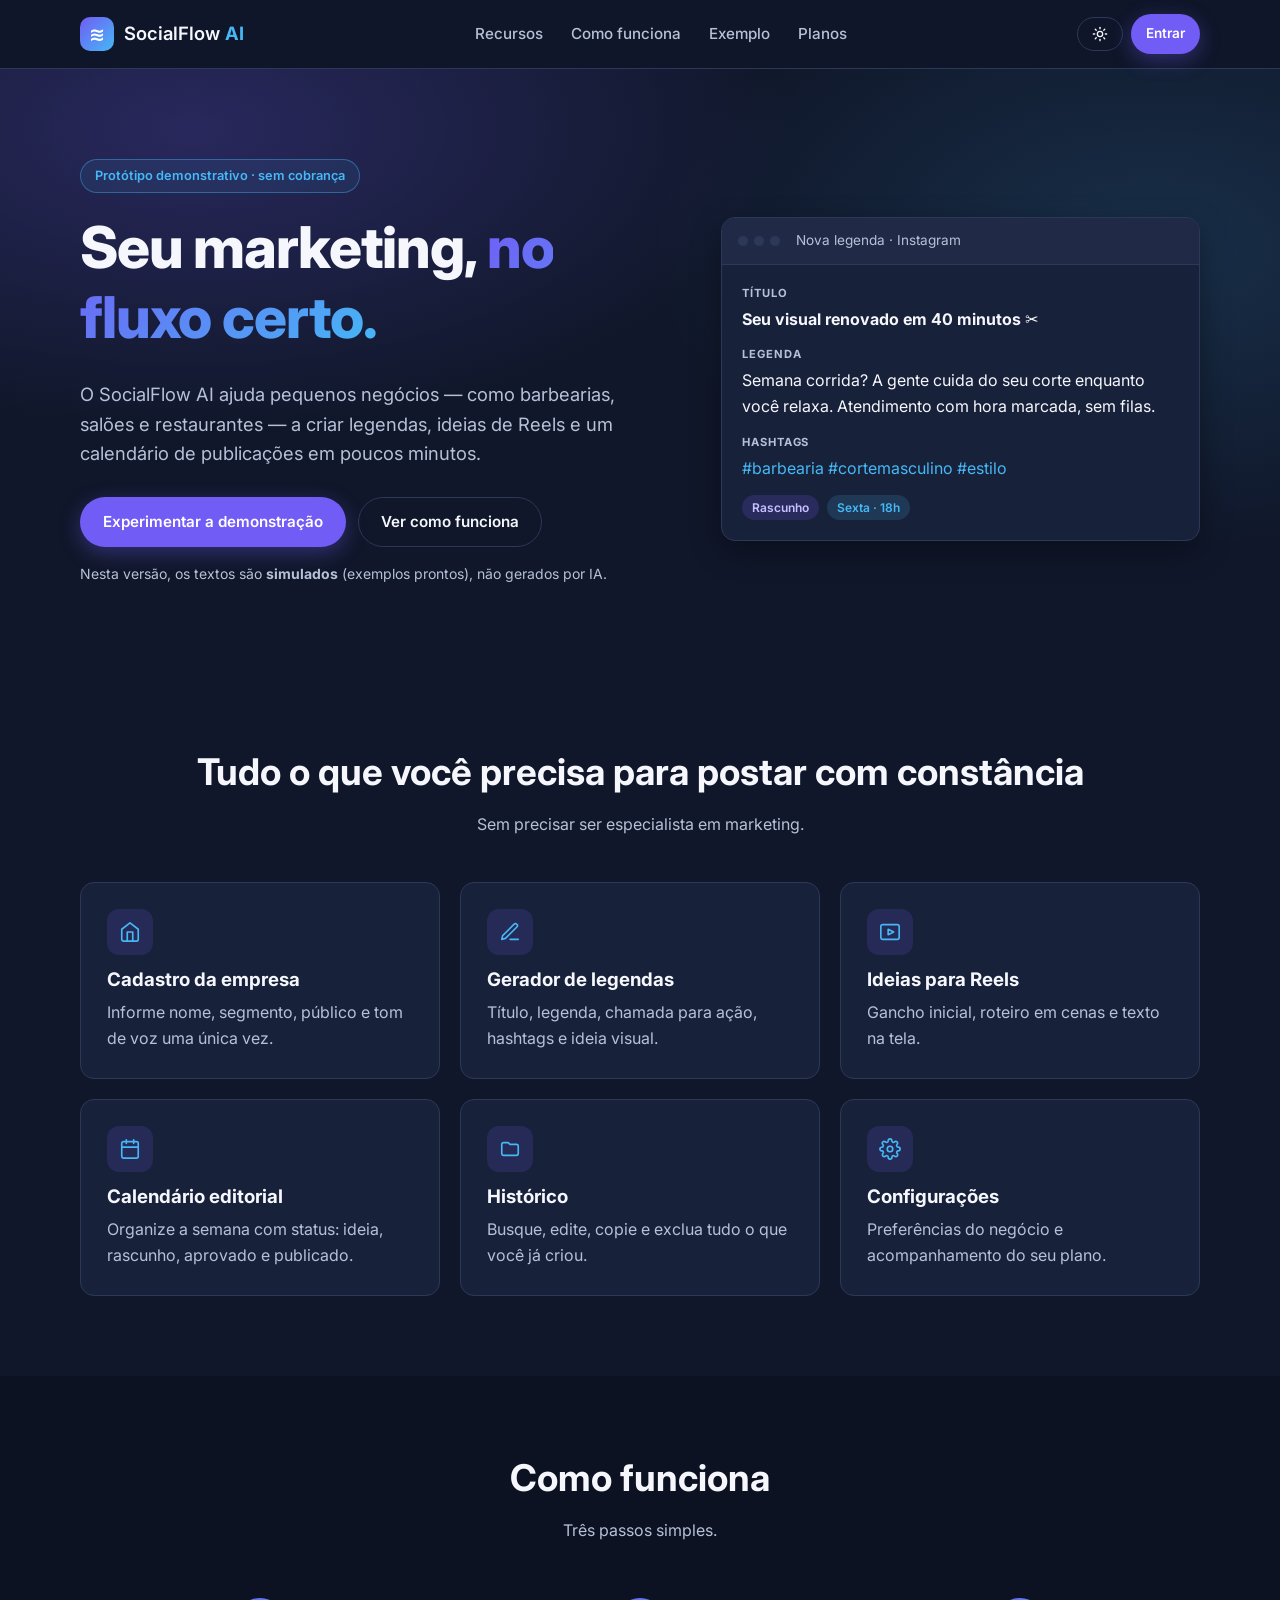
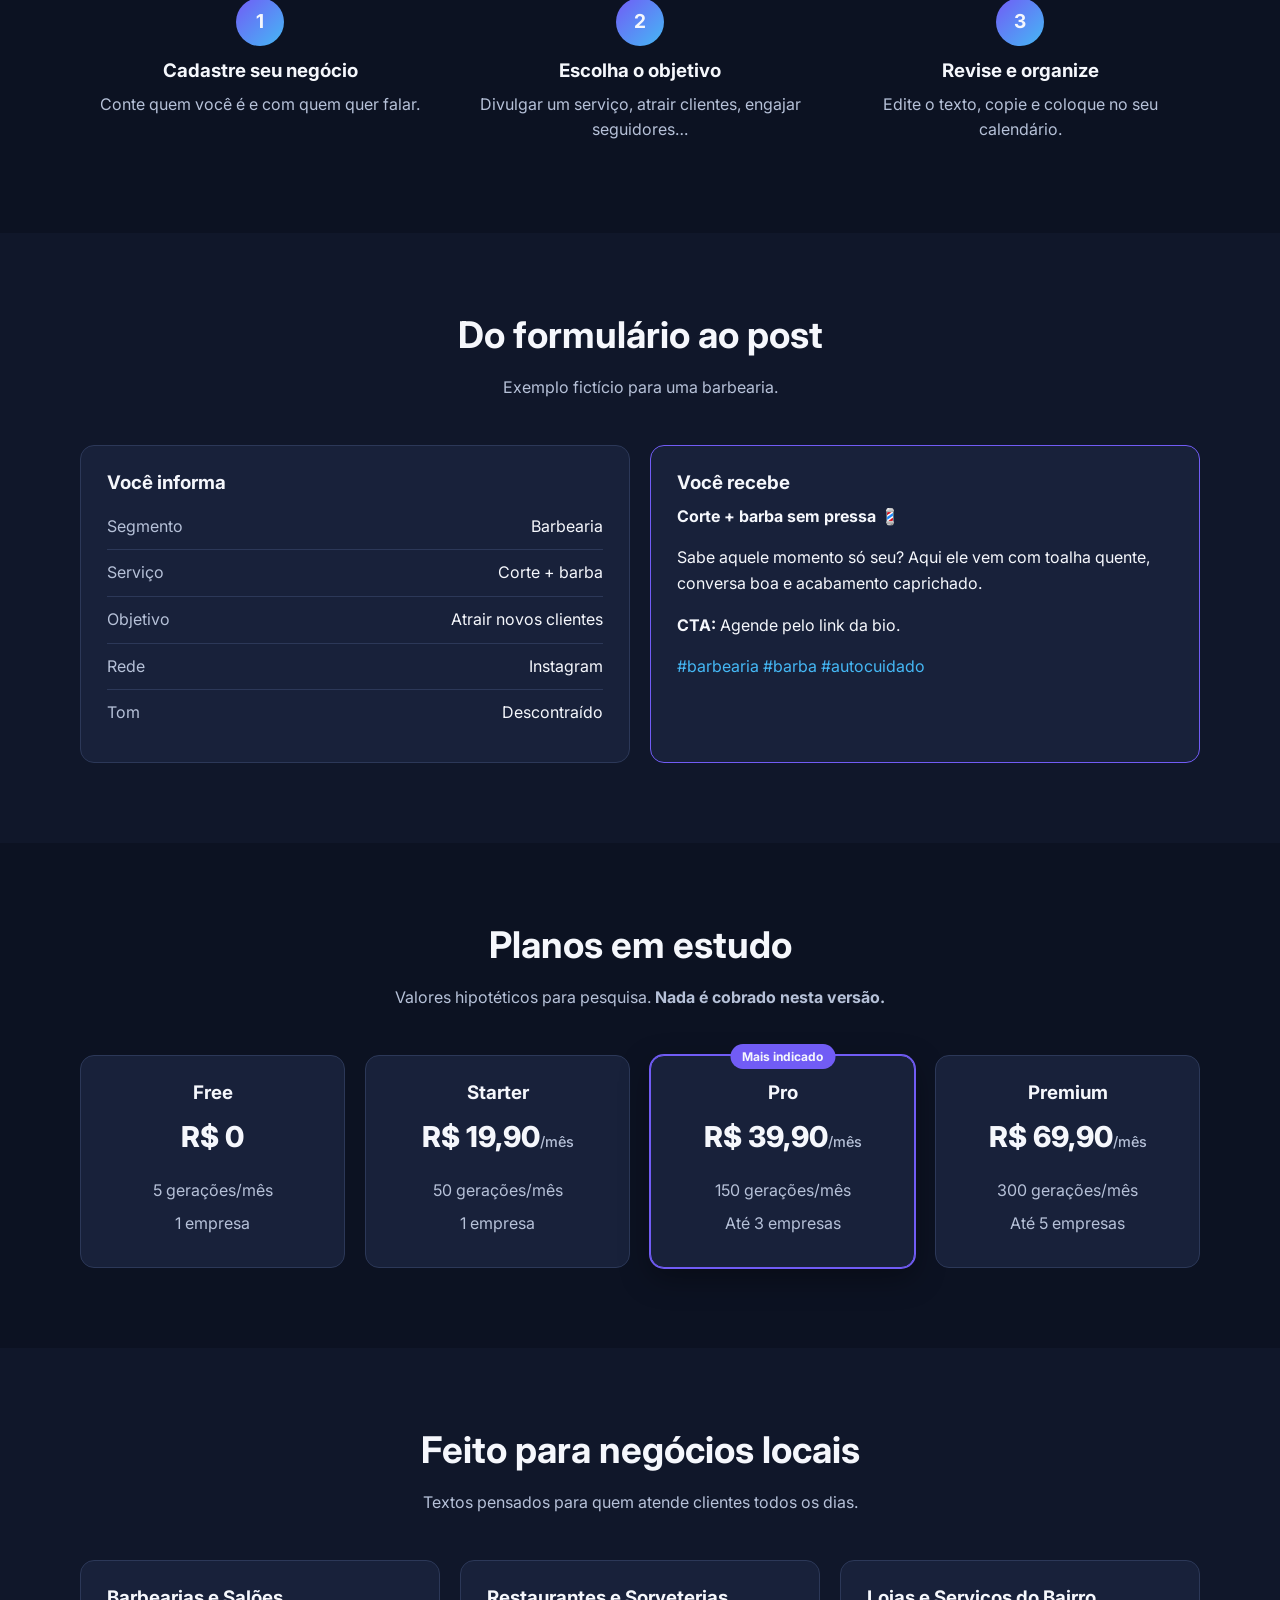
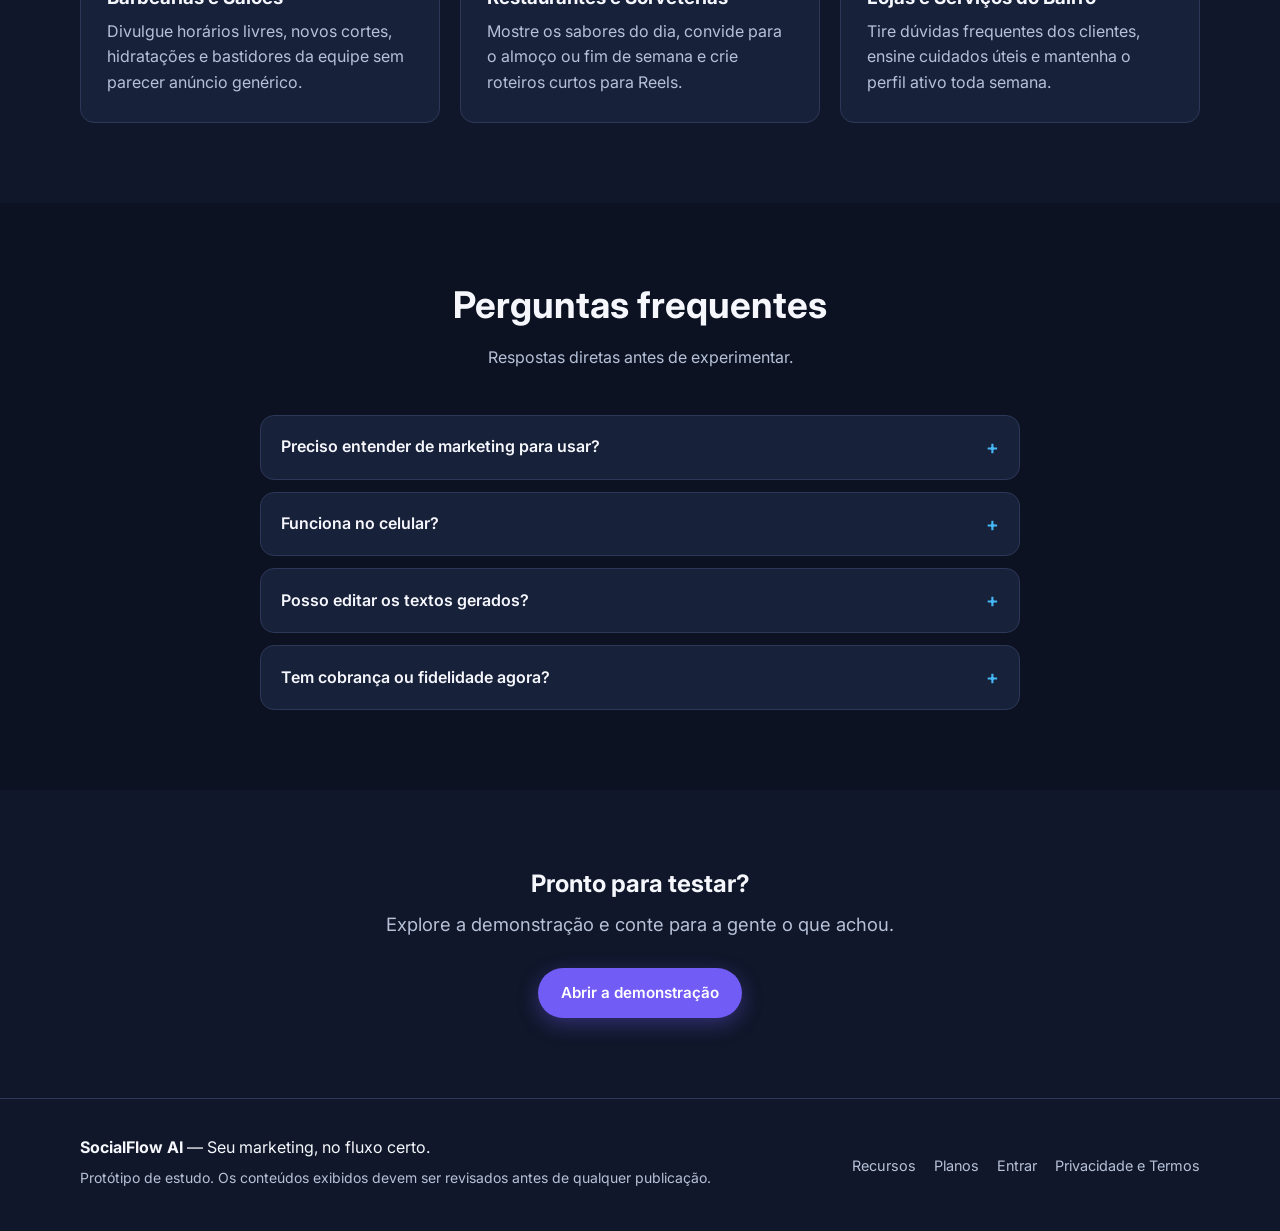
<file: index.html>
<!DOCTYPE html>
<html lang="pt-BR">
<head>
  <!-- Configurações básicas da página -->
  <meta charset="UTF-8">
  <meta name="viewport" content="width=device-width, initial-scale=1.0">
  <title>SocialFlow AI — Seu marketing, no fluxo certo.</title>
  <link rel="icon" type="image/svg+xml" href="data:image/svg+xml,%3Csvg xmlns='http://www.w3.org/2000/svg' viewBox='0 0 32 32'%3E%3Cdefs%3E%3ClinearGradient id='g' x1='0' y1='0' x2='1' y2='1'%3E%3Cstop offset='0%25' stop-color='%23715CF5'/%3E%3Cstop offset='100%25' stop-color='%2345B8F5'/%3E%3C/linearGradient%3E%3C/defs%3E%3Crect width='32' height='32' rx='8' fill='url(%23g)'/%3E%3Ctext x='16' y='22' text-anchor='middle' font-family='Arial,sans-serif' font-size='18' font-weight='bold' fill='%23fff'%3E%E2%89%8B%3C/text%3E%3C/svg%3E">
  <meta name="description" content="Crie legendas, ideias de Reels e calendários editoriais para o seu pequeno negócio.">

  <!-- Fonte Inter (Google Fonts, gratuita). Se estiver sem internet, o navegador usa uma fonte parecida. -->
  <link rel="preconnect" href="https://fonts.googleapis.com">
  <link rel="preconnect" href="https://fonts.gstatic.com" crossorigin>
  <link href="https://fonts.googleapis.com/css2?family=Inter:wght@400;500;600;700;800&display=swap" rel="stylesheet">

  <!-- Arquivo de estilos (Etapa 2) -->
  <link rel="stylesheet" href="styles/style.css">
</head>
<body class="landing">

  <!-- ===================== CABEÇALHO ===================== -->
  <header class="site-header">
    <div class="container header-inner">
      <a href="index.html" class="logo" aria-label="SocialFlow AI — página inicial">
        <span class="logo-icon" aria-hidden="true">≋</span>
        <span>SocialFlow <strong>AI</strong></span>
      </a>

      <nav class="site-nav" aria-label="Navegação principal">
        <a href="#recursos">Recursos</a>
        <a href="#como-funciona">Como funciona</a>
        <a href="#exemplo">Exemplo</a>
        <a href="#planos">Planos</a>
      </nav>

      <div style="display: flex; align-items: center; gap: 8px;">
        <button type="button" class="btn btn-ghost btn-sm" id="theme-toggle" aria-label="Mudar para tema claro"><svg viewBox="0 0 24 24" width="16" height="16" fill="none" stroke="currentColor" stroke-width="2" stroke-linecap="round" stroke-linejoin="round" aria-hidden="true"><circle cx="12" cy="12" r="4"/><line x1="12" y1="2" x2="12" y2="4"/><line x1="12" y1="20" x2="12" y2="22"/><line x1="4.93" y1="4.93" x2="6.34" y2="6.34"/><line x1="17.66" y1="17.66" x2="19.07" y2="19.07"/><line x1="2" y1="12" x2="4" y2="12"/><line x1="20" y1="12" x2="22" y2="12"/><line x1="6.34" y1="17.66" x2="4.93" y2="19.07"/><line x1="19.07" y1="4.93" x2="17.66" y2="6.34"/></svg></button>
        <a href="login.html" class="btn btn-primary btn-sm">Entrar</a>
      </div>
    </div>
  </header>

  <main>
    <!-- ===================== HERO (primeira dobra) ===================== -->
    <section class="hero">
      <div class="container hero-inner">
        <div class="hero-text">
          <span class="badge">Protótipo demonstrativo · sem cobrança</span>
          <h1>Seu marketing, <span class="gradient-text">no fluxo certo.</span></h1>
          <p class="lead">
            O SocialFlow AI ajuda pequenos negócios — como barbearias, salões e restaurantes —
            a criar legendas, ideias de Reels e um calendário de publicações em poucos minutos.
          </p>
          <div class="hero-actions">
            <a href="login.html" class="btn btn-primary">Experimentar a demonstração</a>
            <a href="#como-funciona" class="btn btn-ghost">Ver como funciona</a>
          </div>
          <p class="small muted">
            Nesta versão, os textos são <strong>simulados</strong> (exemplos prontos), não gerados por IA.
          </p>
        </div>

        <!-- Cartão ilustrativo mostrando um resultado de exemplo -->
        <div class="hero-card" aria-hidden="true">
          <div class="mock-header">
            <span class="dot"></span><span class="dot"></span><span class="dot"></span>
            <span class="mock-title">Nova legenda · Instagram</span>
          </div>
          <div class="mock-body">
            <p class="mock-label">TÍTULO</p>
            <p class="mock-text"><strong>Seu visual renovado em 40 minutos ✂️</strong></p>
            <p class="mock-label">LEGENDA</p>
            <p class="mock-text">Semana corrida? A gente cuida do seu corte enquanto você relaxa. Atendimento com hora marcada, sem filas.</p>
            <p class="mock-label">HASHTAGS</p>
            <p class="mock-text accent">#barbearia #cortemasculino #estilo</p>
            <div class="mock-tags">
              <span class="tag">Rascunho</span>
              <span class="tag tag-blue">Sexta · 18h</span>
            </div>
          </div>
        </div>
      </div>
    </section>

    <!-- ===================== RECURSOS ===================== -->
    <section id="recursos" class="section">
      <div class="container">
        <h2 class="section-title">Tudo o que você precisa para postar com constância</h2>
        <p class="section-subtitle">Sem precisar ser especialista em marketing.</p>

        <div class="grid grid-3">
          <article class="feature-card">
            <span class="feature-icon" aria-hidden="true"><svg viewBox="0 0 24 24" fill="none" stroke="currentColor" stroke-width="1.8" stroke-linecap="round" stroke-linejoin="round"><path d="M3 9l9-7 9 7v11a2 2 0 0 1-2 2H5a2 2 0 0 1-2-2z"/><polyline points="9 22 9 12 15 12 15 22"/></svg></span>
            <h3>Cadastro da empresa</h3>
            <p>Informe nome, segmento, público e tom de voz uma única vez.</p>
          </article>
          <article class="feature-card">
            <span class="feature-icon" aria-hidden="true"><svg viewBox="0 0 24 24" fill="none" stroke="currentColor" stroke-width="1.8" stroke-linecap="round" stroke-linejoin="round"><path d="M12 20h9"/><path d="M16.5 3.5a2.12 2.12 0 0 1 3 3L7 19l-4 1 1-4Z"/></svg></span>
            <h3>Gerador de legendas</h3>
            <p>Título, legenda, chamada para ação, hashtags e ideia visual.</p>
          </article>
          <article class="feature-card">
            <span class="feature-icon" aria-hidden="true"><svg viewBox="0 0 24 24" fill="none" stroke="currentColor" stroke-width="1.8" stroke-linecap="round" stroke-linejoin="round"><rect x="2" y="4" width="20" height="16" rx="2"/><polygon points="10 9 16 12 10 15 10 9"/></svg></span>
            <h3>Ideias para Reels</h3>
            <p>Gancho inicial, roteiro em cenas e texto na tela.</p>
          </article>
          <article class="feature-card">
            <span class="feature-icon" aria-hidden="true"><svg viewBox="0 0 24 24" fill="none" stroke="currentColor" stroke-width="1.8" stroke-linecap="round" stroke-linejoin="round"><rect x="3" y="4" width="18" height="18" rx="2"/><line x1="16" y1="2" x2="16" y2="6"/><line x1="8" y1="2" x2="8" y2="6"/><line x1="3" y1="10" x2="21" y2="10"/></svg></span>
            <h3>Calendário editorial</h3>
            <p>Organize a semana com status: ideia, rascunho, aprovado e publicado.</p>
          </article>
          <article class="feature-card">
            <span class="feature-icon" aria-hidden="true"><svg viewBox="0 0 24 24" fill="none" stroke="currentColor" stroke-width="1.8" stroke-linecap="round" stroke-linejoin="round"><path d="M3 7a2 2 0 0 1 2-2h5l2 2h7a2 2 0 0 1 2 2v8a2 2 0 0 1-2 2H5a2 2 0 0 1-2-2z"/></svg></span>
            <h3>Histórico</h3>
            <p>Busque, edite, copie e exclua tudo o que você já criou.</p>
          </article>
          <article class="feature-card">
            <span class="feature-icon" aria-hidden="true"><svg viewBox="0 0 24 24" fill="none" stroke="currentColor" stroke-width="1.8" stroke-linecap="round" stroke-linejoin="round"><circle cx="12" cy="12" r="3"/><path d="M19.4 15a1.65 1.65 0 0 0 .33 1.82l.06.06a2 2 0 1 1-2.83 2.83l-.06-.06a1.65 1.65 0 0 0-1.82-.33 1.65 1.65 0 0 0-1 1.51V21a2 2 0 0 1-4 0v-.09A1.65 1.65 0 0 0 9 19.4a1.65 1.65 0 0 0-1.82.33l-.06.06a2 2 0 1 1-2.83-2.83l.06-.06a1.65 1.65 0 0 0 .33-1.82 1.65 1.65 0 0 0-1.51-1H3a2 2 0 0 1 0-4h.09A1.65 1.65 0 0 0 4.6 9a1.65 1.65 0 0 0-.33-1.82l-.06-.06a2 2 0 1 1 2.83-2.83l.06.06a1.65 1.65 0 0 0 1.82.33H9a1.65 1.65 0 0 0 1-1.51V3a2 2 0 0 1 4 0v.09a1.65 1.65 0 0 0 1 1.51 1.65 1.65 0 0 0 1.82-.33l.06-.06a2 2 0 1 1 2.83 2.83l-.06.06a1.65 1.65 0 0 0-.33 1.82V9a1.65 1.65 0 0 0 1.51 1H21a2 2 0 0 1 0 4h-.09a1.65 1.65 0 0 0-1.51 1z"/></svg></span>
            <h3>Configurações</h3>
            <p>Preferências do negócio e acompanhamento do seu plano.</p>
          </article>
        </div>
      </div>
    </section>

    <!-- ===================== COMO FUNCIONA ===================== -->
    <section id="como-funciona" class="section section-alt">
      <div class="container">
        <h2 class="section-title">Como funciona</h2>
        <p class="section-subtitle">Três passos simples.</p>

        <ol class="steps">
          <li class="step">
            <span class="step-number">1</span>
            <h3>Cadastre seu negócio</h3>
            <p>Conte quem você é e com quem quer falar.</p>
          </li>
          <li class="step">
            <span class="step-number">2</span>
            <h3>Escolha o objetivo</h3>
            <p>Divulgar um serviço, atrair clientes, engajar seguidores…</p>
          </li>
          <li class="step">
            <span class="step-number">3</span>
            <h3>Revise e organize</h3>
            <p>Edite o texto, copie e coloque no seu calendário.</p>
          </li>
        </ol>
      </div>
    </section>

    <!-- ===================== EXEMPLO ===================== -->
    <section id="exemplo" class="section">
      <div class="container">
        <h2 class="section-title">Do formulário ao post</h2>
        <p class="section-subtitle">Exemplo fictício para uma barbearia.</p>

        <div class="grid grid-2">
          <div class="example-card">
            <h3>Você informa</h3>
            <ul class="example-list">
              <li><span>Segmento</span> Barbearia</li>
              <li><span>Serviço</span> Corte + barba</li>
              <li><span>Objetivo</span> Atrair novos clientes</li>
              <li><span>Rede</span> Instagram</li>
              <li><span>Tom</span> Descontraído</li>
            </ul>
          </div>
          <div class="example-card example-result">
            <h3>Você recebe</h3>
            <p><strong>Corte + barba sem pressa 💈</strong></p>
            <p>Sabe aquele momento só seu? Aqui ele vem com toalha quente, conversa boa e acabamento caprichado.</p>
            <p><strong>CTA:</strong> Agende pelo link da bio.</p>
            <p class="accent">#barbearia #barba #autocuidado</p>
          </div>
        </div>
      </div>
    </section>

    <!-- ===================== PLANOS (hipotéticos) ===================== -->
    <section id="planos" class="section section-alt">
      <div class="container">
        <h2 class="section-title">Planos em estudo</h2>
        <p class="section-subtitle">
          Valores hipotéticos para pesquisa. <strong>Nada é cobrado nesta versão.</strong>
        </p>

        <div class="grid grid-4">
          <article class="plan-card">
            <h3>Free</h3>
            <p class="plan-price">R$ 0</p>
            <ul><li>5 gerações/mês</li><li>1 empresa</li></ul>
          </article>
          <article class="plan-card">
            <h3>Starter</h3>
            <p class="plan-price">R$ 19,90<span>/mês</span></p>
            <ul><li>50 gerações/mês</li><li>1 empresa</li></ul>
          </article>
          <article class="plan-card plan-featured">
            <span class="plan-flag">Mais indicado</span>
            <h3>Pro</h3>
            <p class="plan-price">R$ 39,90<span>/mês</span></p>
            <ul><li>150 gerações/mês</li><li>Até 3 empresas</li></ul>
          </article>
          <article class="plan-card">
            <h3>Premium</h3>
            <p class="plan-price">R$ 69,90<span>/mês</span></p>
            <ul><li>300 gerações/mês</li><li>Até 5 empresas</li></ul>
          </article>
        </div>
      </div>
    </section>

    <!-- ===================== PARA QUEM É ===================== -->
    <section class="section">
      <div class="container">
        <h2 class="section-title">Feito para negócios locais</h2>
        <p class="section-subtitle">Textos pensados para quem atende clientes todos os dias.</p>

        <div class="grid grid-3">
          <article class="feature-card">
            <h3>Barbearias e Salões</h3>
            <p>Divulgue horários livres, novos cortes, hidratações e bastidores da equipe sem parecer anúncio genérico.</p>
          </article>
          <article class="feature-card">
            <h3>Restaurantes e Sorveterias</h3>
            <p>Mostre os sabores do dia, convide para o almoço ou fim de semana e crie roteiros curtos para Reels.</p>
          </article>
          <article class="feature-card">
            <h3>Lojas e Serviços do Bairro</h3>
            <p>Tire dúvidas frequentes dos clientes, ensine cuidados úteis e mantenha o perfil ativo toda semana.</p>
          </article>
        </div>
      </div>
    </section>

    <!-- ===================== PERGUNTAS FREQUENTES ===================== -->
    <section class="section section-alt">
      <div class="container">
        <h2 class="section-title">Perguntas frequentes</h2>
        <p class="section-subtitle">Respostas diretas antes de experimentar.</p>

        <div class="faq-list">
          <details class="faq-item">
            <summary>Preciso entender de marketing para usar?</summary>
            <p>Não. Você só escolhe o produto ou serviço e o objetivo (atrair clientes, divulgar, engajar ou ensinar), e o sistema monta a legenda completa com chamada para ação.</p>
          </details>
          <details class="faq-item">
            <summary>Funciona no celular?</summary>
            <p>Sim. Todo o painel, o gerador, o calendário e o histórico funcionam direto no navegador do celular ou do computador.</p>
          </details>
          <details class="faq-item">
            <summary>Posso editar os textos gerados?</summary>
            <p>Sim! Você pode copiar com 1 clique ou editar qualquer parte do texto antes de salvar no seu calendário editorial.</p>
          </details>
          <details class="faq-item">
            <summary>Tem cobrança ou fidelidade agora?</summary>
            <p>Não. Os planos exibidos acima são apenas um estudo de pesquisa; você pode testar sem cadastrar cartão.</p>
          </details>
        </div>
      </div>
    </section>

    <!-- ===================== CHAMADA FINAL ===================== -->
    <section class="section cta-final">
      <div class="container">
        <h2>Pronto para testar?</h2>
        <p class="lead">Explore a demonstração e conte para a gente o que achou.</p>
        <a href="app.html" class="btn btn-primary">Abrir a demonstração</a>
      </div>
    </section>
  </main>

  <!-- ===================== RODAPÉ ===================== -->
  <footer class="site-footer">
    <div class="container footer-inner">
      <div>
        <p><strong>SocialFlow AI</strong> — Seu marketing, no fluxo certo.</p>
        <p class="small muted">
          Protótipo de estudo. Os conteúdos exibidos devem ser revisados antes de qualquer publicação.
        </p>
      </div>
      <nav class="footer-links" aria-label="Links do rodapé">
        <a href="#recursos">Recursos</a>
        <a href="#planos">Planos</a>
        <a href="login.html">Entrar</a>
        <a href="privacidade.html">Privacidade e Termos</a>
      </nav>
    </div>
  </footer>

  <script src="scripts/theme.js"></script>
</body>
</html>
</file>
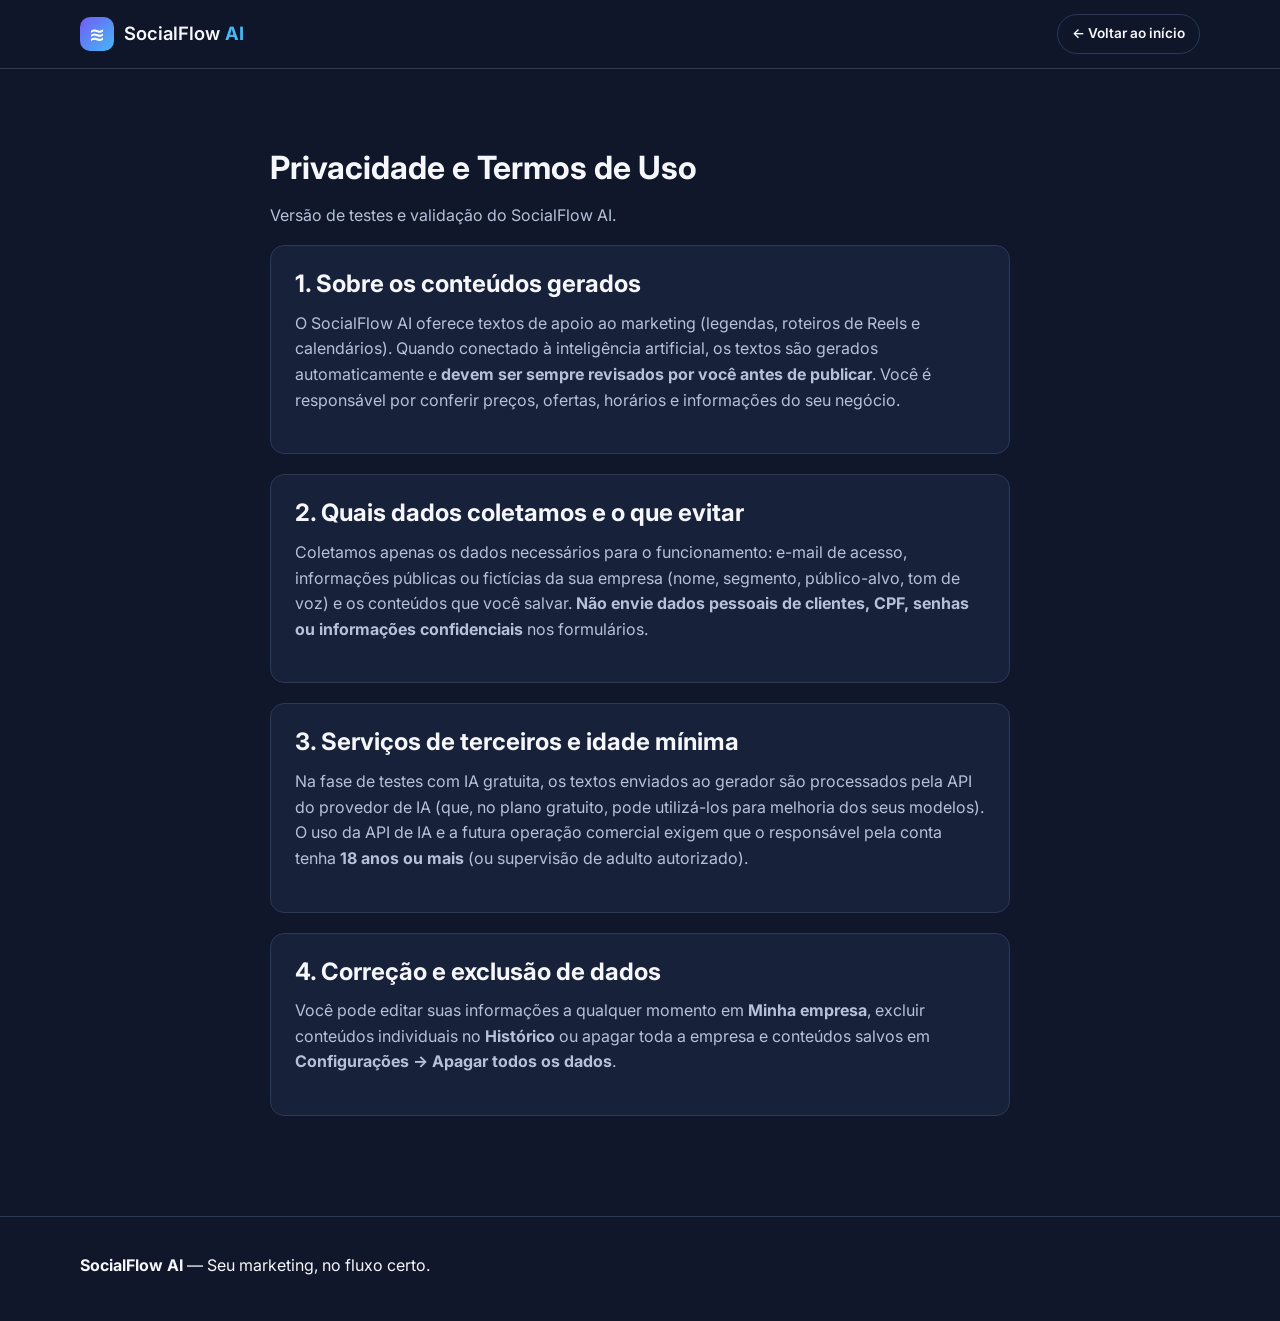
<file: privacidade.html>
<!DOCTYPE html>
<html lang="pt-BR">
<head>
  <meta charset="UTF-8">
  <meta name="viewport" content="width=device-width, initial-scale=1.0">
  <title>Privacidade e Termos — SocialFlow AI</title>
  <link rel="icon" type="image/svg+xml" href="data:image/svg+xml,%3Csvg xmlns='http://www.w3.org/2000/svg' viewBox='0 0 32 32'%3E%3Cdefs%3E%3ClinearGradient id='g' x1='0' y1='0' x2='1' y2='1'%3E%3Cstop offset='0%25' stop-color='%23715CF5'/%3E%3Cstop offset='100%25' stop-color='%2345B8F5'/%3E%3C/linearGradient%3E%3C/defs%3E%3Crect width='32' height='32' rx='8' fill='url(%23g)'/%3E%3Ctext x='16' y='22' text-anchor='middle' font-family='Arial,sans-serif' font-size='18' font-weight='bold' fill='%23fff'%3E%E2%89%8B%3C/text%3E%3C/svg%3E">
  <link rel="preconnect" href="https://fonts.googleapis.com">
  <link rel="preconnect" href="https://fonts.gstatic.com" crossorigin>
  <link href="https://fonts.googleapis.com/css2?family=Inter:wght@400;500;600;700;800&display=swap" rel="stylesheet">
  <link rel="stylesheet" href="styles/style.css">
</head>
<body class="landing">

  <header class="site-header">
    <div class="container header-inner">
      <a href="index.html" class="logo">
        <span class="logo-icon" aria-hidden="true">≋</span>
        <span>SocialFlow <strong>AI</strong></span>
      </a>
      <a href="index.html" class="btn btn-ghost btn-sm">← Voltar ao início</a>
    </div>
  </header>

  <main class="section">
    <div class="container" style="max-width: 780px;">
      <h1>Privacidade e Termos de Uso</h1>
      <p class="muted">Versão de testes e validação do SocialFlow AI.</p>

      <div class="card">
        <h2>1. Sobre os conteúdos gerados</h2>
        <p class="muted">
          O SocialFlow AI oferece textos de apoio ao marketing (legendas, roteiros de Reels e calendários).
          Quando conectado à inteligência artificial, os textos são gerados automaticamente e
          <strong>devem ser sempre revisados por você antes de publicar</strong>. Você é responsável por
          conferir preços, ofertas, horários e informações do seu negócio.
        </p>
      </div>

      <div class="card">
        <h2>2. Quais dados coletamos e o que evitar</h2>
        <p class="muted">
          Coletamos apenas os dados necessários para o funcionamento: e-mail de acesso, informações públicas
          ou fictícias da sua empresa (nome, segmento, público-alvo, tom de voz) e os conteúdos que você salvar.
          <strong>Não envie dados pessoais de clientes, CPF, senhas ou informações confidenciais</strong> nos formulários.
        </p>
      </div>

      <div class="card">
        <h2>3. Serviços de terceiros e idade mínima</h2>
        <p class="muted">
          Na fase de testes com IA gratuita, os textos enviados ao gerador são processados pela API do
          provedor de IA (que, no plano gratuito, pode utilizá-los para melhoria dos seus modelos).
          O uso da API de IA e a futura operação comercial exigem que o responsável pela conta tenha
          <strong>18 anos ou mais</strong> (ou supervisão de adulto autorizado).
        </p>
      </div>

      <div class="card">
        <h2>4. Correção e exclusão de dados</h2>
        <p class="muted">
          Você pode editar suas informações a qualquer momento em <strong>Minha empresa</strong>, excluir
          conteúdos individuais no <strong>Histórico</strong> ou apagar toda a empresa e conteúdos salvos em
          <strong>Configurações → Apagar todos os dados</strong>.
        </p>
      </div>
    </div>
  </main>

  <footer class="site-footer">
    <div class="container">
      <p><strong>SocialFlow AI</strong> — Seu marketing, no fluxo certo.</p>
    </div>
  </footer>

</body>
</html>
</file>
<file: styles/style.css>
/* =========================================================
   SocialFlow AI — Folha de estilos
   Este arquivo serve para a landing page (index.html)
   e para a aplicação (app.html).
   ========================================================= */

/* ---------- 1. VARIÁVEIS (as cores e medidas do projeto) ----------
   Variáveis são "apelidos". Se quiser mudar uma cor no site inteiro,
   basta mudar aqui em cima. */
:root {
  --roxo: #715CF5;          /* cor principal */
  --roxo-escuro: #5a46d6;
  --azul-marinho: #10172A;  /* fundo */
  --azul: #45B8F5;          /* destaque */
  --texto: #F5F7FC;         /* texto principal */
  --texto-2: #B6C1D8;       /* texto secundário */

  --superficie: #18213A;    /* fundo dos cartões */
  --superficie-2: #202A47;  /* fundo de campos e itens */
  --borda: #2C3858;

  --sucesso: #34D399;
  --alerta: #FBBF24;
  --erro: #F87171;

  --raio: 14px;             /* arredondamento dos cantos */
  --raio-sm: 8px;
  --sombra: 0 10px 30px rgba(0, 0, 0, 0.35);
  --gradiente: linear-gradient(135deg, var(--roxo), var(--azul));
  --fonte: "Inter", "Segoe UI", system-ui, -apple-system, Roboto, Arial, sans-serif;
}

/* Tema Claro opcional (para leitura sob luz forte) */
html[data-theme="light"] {
  --azul-marinho: #F4F6FB;
  --texto: #10172A;
  --texto-2: #475569;
  --superficie: #FFFFFF;
  --superficie-2: #EEF2F8;
  --borda: #CBD5E1;
  --sombra: 0 10px 30px rgba(16, 23, 42, 0.08);
}
html[data-theme="light"] .section-alt,
html[data-theme="light"] .sidebar { background: #E9EEF7; }
html[data-theme="light"] .site-header { background: rgba(244, 246, 251, 0.9); }
html[data-theme="light"] .topbar { background: rgba(244, 246, 251, 0.92); }
html[data-theme="light"] .tag { background: rgba(113, 92, 245, 0.14); color: #5A46D6; }
html[data-theme="light"] .tag-blue { background: rgba(69, 184, 245, 0.18); color: #0284C7; }
html[data-theme="light"] .ig-preview { background: #FFFFFF; }
html[data-theme="light"] .ig-media { color: #F5F7FC; }
html[data-theme="light"] .ig-media-hint { color: #CBD5E1; }

/* ---------- 2. BASE (regras gerais) ---------- */
*,
*::before,
*::after {
  box-sizing: border-box; /* faz larguras e espaçamentos serem calculados de forma previsível */
}

html {
  scroll-behavior: smooth; /* rolagem suave ao clicar nos links do menu */
}

body {
  margin: 0;
  font-family: var(--fonte);
  background: var(--azul-marinho);
  color: var(--texto);
  line-height: 1.6;
  -webkit-font-smoothing: antialiased;
}

h1, h2, h3, h4 {
  line-height: 1.2;
  margin: 0 0 0.5em;
}

p {
  margin: 0 0 1em;
}

a {
  color: var(--azul);
  text-decoration: none;
}

a:hover {
  text-decoration: underline;
}

img {
  max-width: 100%;
}

/* Contorno visível ao navegar pelo teclado (acessibilidade) */
:focus-visible {
  outline: 2px solid var(--azul);
  outline-offset: 2px;
}

.container {
  width: 100%;
  max-width: 1160px;
  margin: 0 auto;
  padding: 0 20px;
}

.small { font-size: 0.875rem; }
.muted { color: var(--texto-2); }
.accent { color: var(--azul); }
.hidden { display: none !important; }

.gradient-text {
  background: var(--gradiente);
  -webkit-background-clip: text;
  background-clip: text;
  color: transparent;
}

/* ---------- 3. BOTÕES ---------- */
.btn {
  display: inline-flex;
  align-items: center;
  justify-content: center;
  gap: 8px;
  padding: 12px 22px;
  border: 1px solid transparent;
  border-radius: 999px;
  font-family: inherit;
  font-size: 0.95rem;
  font-weight: 600;
  cursor: pointer;
  text-decoration: none;
  transition: transform 0.15s, background 0.15s, border-color 0.15s;
}

.btn:hover { text-decoration: none; transform: translateY(-1px); }
.btn:active { transform: translateY(0); }
.btn:disabled { opacity: 0.5; cursor: not-allowed; transform: none; }

.btn-primary {
  background: var(--roxo);
  color: #fff;
  box-shadow: 0 6px 20px rgba(113, 92, 245, 0.35);
}
.btn-primary:hover { background: var(--roxo-escuro); }

.btn-ghost {
  background: transparent;
  color: var(--texto);
  border-color: var(--borda);
}
.btn-ghost:hover { border-color: var(--azul); }

.btn-secondary {
  background: var(--superficie-2);
  color: var(--texto);
  border-color: var(--borda);
}
.btn-secondary:hover { border-color: var(--roxo); }

.btn-danger {
  background: transparent;
  color: var(--erro);
  border-color: rgba(248, 113, 113, 0.4);
}
.btn-danger:hover { background: rgba(248, 113, 113, 0.1); }

.btn-sm { padding: 8px 14px; font-size: 0.85rem; }

/* ---------- 4. ETIQUETAS ---------- */
.badge {
  display: inline-block;
  padding: 6px 14px;
  margin-bottom: 20px;
  border: 1px solid rgba(69, 184, 245, 0.4);
  border-radius: 999px;
  background: rgba(69, 184, 245, 0.08);
  color: var(--azul);
  font-size: 0.8rem;
  font-weight: 600;
}

.tag {
  display: inline-block;
  padding: 3px 10px;
  border-radius: 999px;
  background: rgba(113, 92, 245, 0.18);
  color: #c9c0ff;
  font-size: 0.75rem;
  font-weight: 600;
}
.tag-blue { background: rgba(69, 184, 245, 0.15); color: var(--azul); }

/* Cores dos 4 status do calendário */
.status-ideia     { background: rgba(182, 193, 216, 0.15); color: var(--texto-2); }
.status-rascunho  { background: rgba(251, 191, 36, 0.15);  color: var(--alerta); }
.status-aprovado  { background: rgba(69, 184, 245, 0.15);  color: var(--azul); }
.status-publicado { background: rgba(52, 211, 153, 0.15);  color: var(--sucesso); }

/* =========================================================
   PARTE A — LANDING PAGE (index.html)
   ========================================================= */

.site-header {
  position: sticky;
  top: 0;
  z-index: 50;
  background: rgba(16, 23, 42, 0.85);
  backdrop-filter: blur(10px);
  border-bottom: 1px solid var(--borda);
}

.header-inner {
  display: flex;
  align-items: center;
  justify-content: space-between;
  gap: 20px;
  height: 68px;
}

.logo {
  display: inline-flex;
  align-items: center;
  gap: 10px;
  color: var(--texto);
  font-size: 1.15rem;
  font-weight: 600;
}
.logo:hover { text-decoration: none; }
.logo strong { color: var(--azul); }

.logo-icon {
  display: grid;
  place-items: center;
  width: 34px;
  height: 34px;
  border-radius: 10px;
  background: var(--gradiente);
  color: #fff;
  font-size: 1.2rem;
}

.site-nav {
  display: flex;
  gap: 28px;
}
.site-nav a {
  color: var(--texto-2);
  font-size: 0.95rem;
  font-weight: 500;
}
.site-nav a:hover { color: var(--texto); text-decoration: none; }

/* Hero */
.hero {
  padding: 90px 0 70px;
  background:
    radial-gradient(600px 300px at 15% 10%, rgba(113, 92, 245, 0.25), transparent),
    radial-gradient(500px 300px at 90% 30%, rgba(69, 184, 245, 0.15), transparent);
}

.hero-inner {
  display: grid;
  grid-template-columns: 1.1fr 0.9fr;
  gap: 56px;
  align-items: center;
}

.hero h1 {
  font-size: clamp(2.2rem, 5vw, 3.6rem);
  font-weight: 800;
  letter-spacing: -0.02em;
}

.lead {
  color: var(--texto-2);
  font-size: 1.15rem;
  max-width: 560px;
}

.hero-actions {
  display: flex;
  flex-wrap: wrap;
  gap: 12px;
  margin: 28px 0 16px;
}

/* Cartão ilustrativo do hero */
.hero-card {
  background: var(--superficie);
  border: 1px solid var(--borda);
  border-radius: var(--raio);
  box-shadow: var(--sombra);
  overflow: hidden;
}

.mock-header {
  display: flex;
  align-items: center;
  gap: 6px;
  padding: 12px 16px;
  border-bottom: 1px solid var(--borda);
  background: var(--superficie-2);
}
.dot { width: 10px; height: 10px; border-radius: 50%; background: var(--borda); }
.mock-title { margin-left: 10px; color: var(--texto-2); font-size: 0.85rem; }

.mock-body { padding: 20px; }
.mock-label {
  margin: 0 0 4px;
  color: var(--texto-2);
  font-size: 0.7rem;
  font-weight: 700;
  letter-spacing: 0.08em;
}
.mock-text { margin-bottom: 14px; }
.mock-tags { display: flex; gap: 8px; }

/* Seções */
.section { padding: 80px 0; }
.section-alt { background: #0c1222; }

.section-title {
  text-align: center;
  font-size: clamp(1.6rem, 3.5vw, 2.3rem);
}
.section-subtitle {
  text-align: center;
  color: var(--texto-2);
  margin-bottom: 44px;
}

/* Grades (colunas) reutilizáveis */
.grid { display: grid; gap: 20px; }
.grid-2 { grid-template-columns: repeat(2, 1fr); }
.grid-3 { grid-template-columns: repeat(3, 1fr); }
.grid-4 { grid-template-columns: repeat(4, 1fr); }

.feature-card,
.example-card,
.plan-card {
  padding: 26px;
  background: var(--superficie);
  border: 1px solid var(--borda);
  border-radius: var(--raio);
  transition: border-color 0.2s, transform 0.2s;
}
.feature-card:hover { border-color: var(--roxo); transform: translateY(-3px); }
.feature-card p, .step p { color: var(--texto-2); margin: 0; }

.feature-icon {
  display: inline-grid;
  place-items: center;
  width: 46px;
  height: 46px;
  margin-bottom: 14px;
  border-radius: 12px;
  background: rgba(113, 92, 245, 0.15);
  color: var(--azul);
  font-size: 1.4rem;
}
.feature-icon svg { width: 22px; height: 22px; }

/* Passos */
.steps {
  display: grid;
  grid-template-columns: repeat(3, 1fr);
  gap: 20px;
  padding: 0;
  margin: 0;
  list-style: none;
}
.step { text-align: center; padding: 10px 16px; }
.step-number {
  display: inline-grid;
  place-items: center;
  width: 48px;
  height: 48px;
  margin-bottom: 14px;
  border-radius: 50%;
  background: var(--gradiente);
  font-size: 1.2rem;
  font-weight: 700;
}

/* Exemplo */
.example-list { list-style: none; padding: 0; margin: 0; }
.example-list li {
  display: flex;
  justify-content: space-between;
  padding: 10px 0;
  border-bottom: 1px solid var(--borda);
}
.example-list li:last-child { border-bottom: none; }
.example-list span { color: var(--texto-2); }
.example-result { border-color: var(--roxo); }

/* Planos */
.plan-card { position: relative; text-align: center; }
.plan-card ul { list-style: none; padding: 0; margin: 0; color: var(--texto-2); }
.plan-card li { padding: 4px 0; }
.plan-price { font-size: 1.8rem; font-weight: 800; margin: 6px 0 14px; }
.plan-price span { font-size: 0.9rem; font-weight: 500; color: var(--texto-2); }
.plan-featured { border-color: var(--roxo); box-shadow: 0 0 0 1px var(--roxo), var(--sombra); }
.plan-flag {
  position: absolute;
  top: -12px;
  left: 50%;
  transform: translateX(-50%);
  padding: 3px 12px;
  border-radius: 999px;
  background: var(--roxo);
  font-size: 0.75rem;
  font-weight: 700;
  white-space: nowrap;
}

/* FAQ (Perguntas Frequentes) */
.faq-list {
  display: flex;
  flex-direction: column;
  gap: 12px;
  max-width: 760px;
  margin: 0 auto;
}
.faq-item {
  background: var(--superficie);
  border: 1px solid var(--borda);
  border-radius: var(--raio);
  padding: 16px 20px;
}
.faq-item summary {
  cursor: pointer;
  font-weight: 600;
  list-style: none;
  display: flex;
  justify-content: space-between;
  align-items: center;
  gap: 12px;
}
.faq-item summary::after { content: "+"; color: var(--azul); font-size: 1.2rem; }
.faq-item[open] summary::after { content: "−"; }
.faq-item p { margin: 12px 0 0; color: var(--texto-2); }

/* Chamada final e rodapé */
.cta-final { text-align: center; }
.cta-final .lead { margin: 0 auto 28px; }

.site-footer {
  padding: 36px 0;
  border-top: 1px solid var(--borda);
}
.site-footer p { margin: 0 0 6px; }
.footer-inner {
  display: flex;
  align-items: center;
  justify-content: space-between;
  gap: 24px;
  flex-wrap: wrap;
}
.footer-links {
  display: flex;
  flex-wrap: wrap;
  gap: 18px;
}
.footer-links a {
  color: var(--texto-2);
  font-size: 0.9rem;
}
.footer-links a:hover { color: var(--texto); }

/* =========================================================
   PARTE B — APLICAÇÃO (app.html)
   ========================================================= */

.app-layout {
  display: grid;
  grid-template-columns: 250px 1fr;
  min-height: 100vh;
}

/* Menu lateral */
.sidebar {
  position: sticky;
  top: 0;
  display: flex;
  flex-direction: column;
  height: 100vh;
  padding: 22px 16px;
  background: #0c1222;
  border-right: 1px solid var(--borda);
}
.sidebar .logo { margin: 0 8px 28px; }

.nav-list {
  display: flex;
  flex-direction: column;
  gap: 4px;
  padding: 0;
  margin: 0;
  list-style: none;
}

.nav-item {
  display: flex;
  align-items: center;
  gap: 12px;
  width: 100%;
  padding: 11px 12px;
  border: none;
  border-radius: var(--raio-sm);
  background: transparent;
  color: var(--texto-2);
  font-family: inherit;
  font-size: 0.95rem;
  font-weight: 500;
  text-align: left;
  cursor: pointer;
}
.nav-item:hover { background: var(--superficie); color: var(--texto); }
.nav-item.active {
  background: rgba(113, 92, 245, 0.18);
  color: var(--texto);
  box-shadow: inset 3px 0 0 var(--roxo);
}
.nav-icon {
  display: inline-flex;
  align-items: center;
  justify-content: center;
  width: 20px;
  height: 20px;
  flex-shrink: 0;
  color: var(--azul);
}
.nav-icon svg { width: 18px; height: 18px; }

.sidebar-footer { margin-top: auto; }

.usage-box {
  padding: 14px;
  border: 1px solid var(--borda);
  border-radius: var(--raio-sm);
  background: var(--superficie);
  font-size: 0.85rem;
}
.usage-box p { margin: 0 0 8px; }

/* Barra de progresso (usos do plano) */
.progress {
  height: 8px;
  border-radius: 999px;
  background: var(--superficie-2);
  overflow: hidden;
}
.progress-bar {
  height: 100%;
  width: 0%;
  background: var(--gradiente);
  transition: width 0.3s;
}

/* Área principal */
.main {
  min-width: 0; /* evita que conteúdos largos estourem o layout */
  padding: 0 32px 48px;
}

.topbar {
  position: sticky;
  top: 0;
  z-index: 20;
  display: flex;
  align-items: center;
  gap: 14px;
  padding: 18px 0;
  margin-bottom: 12px;
  background: rgba(16, 23, 42, 0.92);
  backdrop-filter: blur(8px);
  border-bottom: 1px solid var(--borda);
}
.topbar h1 { flex: 1; margin: 0; font-size: 1.4rem; }

.menu-toggle { display: none; } /* só aparece no celular */

.business-chip {
  padding: 6px 14px;
  border: 1px solid var(--borda);
  border-radius: 999px;
  background: var(--superficie);
  color: var(--texto-2);
  font-size: 0.85rem;
  white-space: nowrap;
  overflow: hidden;
  text-overflow: ellipsis;
  max-width: 260px;
}

/* Cada "tela" do app é uma .view; só a ativa aparece */
.view { display: none; animation: aparecer 0.25s ease; }
.view.active { display: block; }

@keyframes aparecer {
  from { opacity: 1; transform: translateY(4px); }
  to   { opacity: 1; transform: translateY(0); }
}

.view-intro { color: var(--texto-2); margin-bottom: 24px; }

/* Cartões genéricos */
.card {
  padding: 24px;
  margin-bottom: 20px;
  background: var(--superficie);
  border: 1px solid var(--borda);
  border-radius: var(--raio);
}
.card-header {
  display: flex;
  align-items: center;
  justify-content: space-between;
  gap: 12px;
  flex-wrap: wrap;
  margin-bottom: 16px;
}
.card-header h2, .card-header h3 { margin: 0; font-size: 1.1rem; }

/* Estatísticas do dashboard */
.stats {
  display: grid;
  grid-template-columns: repeat(4, 1fr);
  gap: 16px;
  margin-bottom: 20px;
}
.stat-card {
  display: flex;
  flex-direction: column;
  justify-content: space-between;
  padding: 20px;
  background: var(--superficie);
  border: 1px solid var(--borda);
  border-radius: var(--raio);
  position: relative;
  overflow: hidden;
}
.stat-card::before {
  content: "";
  position: absolute;
  top: 0; left: 0; right: 0;
  height: 3px;
  background: var(--gradiente);
  opacity: 0.65;
}
.stat-head {
  display: flex;
  align-items: center;
  justify-content: space-between;
  gap: 8px;
  margin-bottom: 8px;
}
.stat-icon {
  display: inline-grid;
  place-items: center;
  width: 30px;
  height: 30px;
  border-radius: 8px;
  background: rgba(113, 92, 245, 0.15);
  color: var(--azul);
  flex-shrink: 0;
}
.stat-icon svg { width: 16px; height: 16px; }
.stat-label { margin: 0; color: var(--texto-2); font-size: 0.85rem; }
.stat-value { margin: 0; font-size: 1.9rem; font-weight: 800; }

.shortcuts { display: flex; flex-wrap: wrap; gap: 10px; }

/* Avisos dentro das telas */
.notice {
  padding: 12px 16px;
  margin-bottom: 20px;
  border-left: 3px solid var(--azul);
  border-radius: var(--raio-sm);
  background: rgba(69, 184, 245, 0.08);
  color: var(--texto-2);
  font-size: 0.9rem;
}
.notice-warning {
  border-left-color: var(--alerta);
  background: rgba(251, 191, 36, 0.08);
}

/* ---------- Formulários ---------- */
.form-grid {
  display: grid;
  grid-template-columns: repeat(2, 1fr);
  gap: 16px 20px;
}
.field { display: flex; flex-direction: column; gap: 6px; }
.field-full { grid-column: 1 / -1; } /* ocupa a linha inteira */

.field label { font-size: 0.9rem; font-weight: 600; }
.field .required { color: var(--erro); }
.field-hint { color: var(--texto-2); font-size: 0.8rem; }

input,
select,
textarea {
  width: 100%;
  padding: 11px 14px;
  border: 1px solid var(--borda);
  border-radius: var(--raio-sm);
  background: var(--superficie-2);
  color: var(--texto);
  font-family: inherit;
  font-size: 0.95rem;
}
textarea { resize: vertical; min-height: 90px; }
input::placeholder, textarea::placeholder { color: #7a86a3; }
input:focus, select:focus, textarea:focus {
  outline: none;
  border-color: var(--roxo);
  box-shadow: 0 0 0 3px rgba(113, 92, 245, 0.25);
}

/* Campo com erro de validação */
.is-invalid { border-color: var(--erro) !important; }
.field-error { min-height: 1em; color: var(--erro); font-size: 0.8rem; }

.form-actions {
  display: flex;
  flex-wrap: wrap;
  gap: 10px;
  margin-top: 20px;
}

/* Abas (Legendas / Reels) */
.tabs {
  display: inline-flex;
  gap: 4px;
  padding: 4px;
  margin-bottom: 20px;
  border: 1px solid var(--borda);
  border-radius: 999px;
  background: var(--superficie);
}
.tab {
  padding: 8px 18px;
  border: none;
  border-radius: 999px;
  background: transparent;
  color: var(--texto-2);
  font-family: inherit;
  font-weight: 600;
  cursor: pointer;
}
.tab.active { background: var(--roxo); color: #fff; }

/* ---------- Resultado do gerador ---------- */
.result-block {
  padding: 14px 16px;
  margin-bottom: 12px;
  border: 1px solid var(--borda);
  border-radius: var(--raio-sm);
  background: var(--superficie-2);
}
.result-block-head {
  display: flex;
  align-items: center;
  justify-content: space-between;
  gap: 8px;
  margin-bottom: 6px;
}
.result-label {
  margin: 0;
  color: var(--azul);
  font-size: 0.72rem;
  font-weight: 700;
  letter-spacing: 0.08em;
  text-transform: uppercase;
}
.btn-copy-inline {
  padding: 3px 10px;
  border: 1px solid var(--borda);
  border-radius: 999px;
  background: transparent;
  color: var(--texto-2);
  font-family: inherit;
  font-size: 0.75rem;
  font-weight: 600;
  cursor: pointer;
}
.btn-copy-inline:hover { border-color: var(--azul); color: var(--texto); }
.card-header-actions { display: flex; align-items: center; gap: 10px; flex-wrap: wrap; }

/* Ideias rápidas do Dashboard */
.quick-ideas {
  display: grid;
  grid-template-columns: repeat(3, 1fr);
  gap: 12px;
}
.quick-idea-btn {
  display: flex;
  flex-direction: column;
  gap: 4px;
  padding: 14px 16px;
  border: 1px solid var(--borda);
  border-radius: var(--raio-sm);
  background: var(--superficie-2);
  color: var(--texto);
  font-family: inherit;
  text-align: left;
  cursor: pointer;
  transition: border-color 0.2s, transform 0.15s;
}
.quick-idea-btn:hover { border-color: var(--roxo); transform: translateY(-2px); }
.quick-idea-btn strong { font-size: 0.95rem; }
.quick-idea-btn span { color: var(--texto-2); font-size: 0.82rem; }

/* Prévia do post (Instagram) ao lado do resultado */
.result-layout {
  display: grid;
  grid-template-columns: 1.25fr 0.9fr;
  gap: 20px;
  align-items: start;
}
.ig-preview {
  border: 1px solid var(--borda);
  border-radius: var(--raio);
  background: #0d1324;
  overflow: hidden;
}
.ig-head {
  display: flex;
  align-items: center;
  gap: 10px;
  padding: 12px 14px;
  border-bottom: 1px solid var(--borda);
}
.ig-avatar {
  width: 30px;
  height: 30px;
  border-radius: 50%;
  background: var(--gradiente);
  display: grid;
  place-items: center;
  font-size: 0.8rem;
  font-weight: 700;
  color: #fff;
  flex-shrink: 0;
}
.ig-user { font-size: 0.85rem; font-weight: 700; }
.ig-media {
  position: relative;
  padding: 28px 40px;
  min-height: 190px;
  display: flex;
  flex-direction: column;
  justify-content: center;
  text-align: center;
  background:
    radial-gradient(circle at 20% 20%, rgba(113, 92, 245, 0.35), transparent 60%),
    radial-gradient(circle at 80% 80%, rgba(69, 184, 245, 0.25), transparent 60%),
    #141d36;
  border-bottom: 1px solid var(--borda);
}
.ig-slide-btn {
  position: absolute;
  top: 50%;
  transform: translateY(-50%);
  width: 28px;
  height: 28px;
  border: 1px solid rgba(255, 255, 255, 0.25);
  border-radius: 50%;
  background: rgba(16, 23, 42, 0.72);
  color: #fff;
  font-size: 1.1rem;
  line-height: 1;
  display: grid;
  place-items: center;
  cursor: pointer;
}
.ig-slide-btn:hover { border-color: var(--azul); }
.ig-slide-btn.prev { left: 8px; }
.ig-slide-btn.next { right: 8px; }
.ig-dots {
  display: flex;
  justify-content: center;
  gap: 6px;
  margin-top: 12px;
}
.ig-dot {
  width: 7px;
  height: 7px;
  padding: 0;
  border: none;
  border-radius: 50%;
  background: rgba(255, 255, 255, 0.3);
  cursor: pointer;
}
.ig-dot.active { background: var(--azul); transform: scale(1.2); }
.ig-media-badge {
  align-self: center;
  margin-bottom: 10px;
  padding: 3px 10px;
  border-radius: 999px;
  background: rgba(16, 23, 42, 0.7);
  color: var(--azul);
  font-size: 0.72rem;
  font-weight: 600;
}
.ig-media-title { font-size: 1.05rem; font-weight: 700; margin: 0 0 8px; }
.ig-media-hint { font-size: 0.78rem; color: var(--texto-2); margin: 0; }
.ig-actions {
  display: flex;
  justify-content: space-between;
  padding: 10px 14px 4px;
  color: var(--texto-2);
  font-size: 0.9rem;
}
.ig-body {
  padding: 6px 14px 16px;
  font-size: 0.84rem;
  line-height: 1.45;
  white-space: pre-line;
}
.ig-tags { color: var(--azul); margin-top: 8px; font-size: 0.8rem; }
.result-block p:last-child { margin-bottom: 0; }
.result-block textarea { min-height: 120px; }

.reel-card {
  padding: 18px;
  margin-bottom: 14px;
  border: 1px solid var(--borda);
  border-radius: var(--raio);
  background: var(--superficie-2);
}
.reel-card h4 { margin-bottom: 10px; }
.reel-card ol { margin: 0 0 10px; padding-left: 20px; }
.reel-card dt { color: var(--azul); font-size: 0.8rem; font-weight: 700; }
.reel-card dd { margin: 0 0 8px; }

/* ---------- Calendário de 7 dias ---------- */
.calendar-week {
  display: grid;
  grid-template-columns: repeat(7, minmax(0, 1fr));
  gap: 12px;
}
.day-column {
  display: flex;
  flex-direction: column;
  min-height: 220px;
  padding: 12px;
  border: 1px solid var(--borda);
  border-radius: var(--raio);
  background: var(--superficie);
}
.day-column.today { border-color: var(--roxo); }
.day-header { margin-bottom: 10px; }
.day-name { margin: 0; font-weight: 700; }
.day-date { margin: 0; color: var(--texto-2); font-size: 0.8rem; }
.day-items { display: flex; flex-direction: column; gap: 8px; flex: 1; }

.cal-item {
  padding: 8px 10px;
  border: 1px solid var(--borda);
  border-radius: var(--raio-sm);
  background: var(--superficie-2);
  font-size: 0.8rem;
  cursor: pointer;
  text-align: left;
  color: var(--texto);
  font-family: inherit;
  width: 100%;
}
.cal-item:hover { border-color: var(--roxo); }
.cal-item-title { display: block; margin: 0 0 6px; font-weight: 600; word-break: normal; overflow-wrap: break-word; }

.day-add {
  margin-top: 10px;
  padding: 6px;
  border: 1px dashed var(--borda);
  border-radius: var(--raio-sm);
  background: transparent;
  color: var(--texto-2);
  font-family: inherit;
  cursor: pointer;
}
.day-add:hover { border-color: var(--azul); color: var(--azul); }

.week-nav { display: flex; align-items: center; gap: 8px; flex-wrap: wrap; }
.legend { display: flex; flex-wrap: wrap; gap: 8px; margin-bottom: 16px; }

/* Visão mensal do calendário */
.calendar-month {
  display: grid;
  grid-template-columns: repeat(7, minmax(0, 1fr));
  gap: 8px;
}
.month-weekday {
  text-align: center;
  font-size: 0.75rem;
  font-weight: 700;
  color: var(--texto-2);
  padding: 6px 0;
  text-transform: uppercase;
}
.month-day {
  min-height: 112px;
  padding: 8px;
  border: 1px solid var(--borda);
  border-radius: var(--raio-sm);
  background: var(--superficie);
  display: flex;
  flex-direction: column;
  gap: 6px;
}
.month-day.today { border-color: var(--roxo); }
.month-day.is-other { opacity: 0.45; }
.month-day-head {
  display: flex;
  justify-content: space-between;
  align-items: center;
  font-size: 0.8rem;
  font-weight: 700;
}
.month-add {
  border: none;
  background: transparent;
  color: var(--texto-2);
  cursor: pointer;
  font-size: 0.95rem;
  padding: 0 4px;
}
.month-add:hover { color: var(--azul); }

/* Múltiplas empresas */
.biz-switcher {
  display: flex;
  flex-wrap: wrap;
  gap: 8px;
  align-items: center;
  margin-bottom: 16px;
}
.biz-pill {
  padding: 8px 14px;
  border: 1px solid var(--borda);
  border-radius: 999px;
  background: var(--superficie-2);
  color: var(--texto-2);
  font-family: inherit;
  font-size: 0.85rem;
  font-weight: 600;
  cursor: pointer;
}
.biz-pill.active {
  border-color: var(--roxo);
  background: rgba(113, 92, 245, 0.2);
  color: var(--texto);
}

/* Criador de Card (Canvas) */
.card-maker-layout {
  display: grid;
  grid-template-columns: 1fr 1fr;
  gap: 24px;
  align-items: start;
}
.theme-swatches {
  display: flex;
  flex-wrap: wrap;
  gap: 10px;
}
.theme-swatch {
  display: inline-flex;
  align-items: center;
  gap: 8px;
  padding: 8px 12px;
  border: 1px solid var(--borda);
  border-radius: var(--raio-sm);
  background: var(--superficie-2);
  color: var(--texto-2);
  font-family: inherit;
  font-size: 0.85rem;
  font-weight: 600;
  cursor: pointer;
}
.theme-swatch.active {
  border-color: var(--roxo);
  color: var(--texto);
  box-shadow: 0 0 0 2px rgba(113, 92, 245, 0.25);
}
.swatch-dot {
  width: 18px;
  height: 18px;
  border-radius: 50%;
  border: 1px solid rgba(255, 255, 255, 0.25);
}
.card-canvas-wrap {
  display: flex;
  flex-direction: column;
  align-items: center;
  gap: 14px;
}
#card-canvas {
  width: 100%;
  max-width: 420px;
  aspect-ratio: 1 / 1;
  border-radius: var(--raio);
  border: 1px solid var(--borda);
  box-shadow: var(--sombra);
}
#card-canvas.is-stories {
  max-width: 260px;
  aspect-ratio: 9 / 16;
}

/* ---------- Histórico ---------- */
.toolbar {
  display: grid;
  grid-template-columns: 2fr 1fr 1fr;
  gap: 12px;
  margin-bottom: 18px;
}

.item-list { display: flex; flex-direction: column; gap: 12px; }

.list-item {
  padding: 16px 18px;
  border: 1px solid var(--borda);
  border-radius: var(--raio);
  background: var(--superficie-2);
}
.list-item h4 { margin: 0 0 6px; }
.item-meta {
  display: flex;
  flex-wrap: wrap;
  align-items: center;
  gap: 8px;
  margin-bottom: 10px;
  color: var(--texto-2);
  font-size: 0.8rem;
}
.item-preview {
  color: var(--texto-2);
  font-size: 0.9rem;
  white-space: pre-line;
  display: -webkit-box;
  -webkit-line-clamp: 3;
  -webkit-box-orient: vertical;
  overflow: hidden;
}
.item-actions { display: flex; flex-wrap: wrap; gap: 8px; margin-top: 12px; }

.empty-state {
  padding: 36px 20px;
  border: 1px dashed var(--borda);
  border-radius: var(--raio);
  color: var(--texto-2);
  text-align: center;
}

/* ---------- Janela (modal) para editar / agendar ---------- */
.modal-backdrop {
  position: fixed;
  inset: 0;
  z-index: 100;
  display: none;
  align-items: center;
  justify-content: center;
  padding: 20px;
  background: rgba(5, 8, 18, 0.7);
}
.modal-backdrop.open { display: flex; }

.modal {
  width: 100%;
  max-width: 560px;
  max-height: 90vh;
  overflow-y: auto;
  scrollbar-width: thin;
  scrollbar-color: var(--borda) var(--superficie);
  padding: 24px;
  border: 1px solid var(--borda);
  border-radius: var(--raio);
  background: var(--superficie);
  box-shadow: var(--sombra);
}
.modal::-webkit-scrollbar { width: 8px; }
.modal::-webkit-scrollbar-track { background: var(--superficie); border-radius: 8px; }
.modal::-webkit-scrollbar-thumb { background: var(--borda); border-radius: 8px; }
.modal h2 { font-size: 1.2rem; }

/* Upload estilizado no Criar Card */
.file-input-hidden {
  position: absolute;
  width: 1px;
  height: 1px;
  opacity: 0;
  overflow: hidden;
  pointer-events: none;
}
.file-upload-row {
  display: flex;
  align-items: center;
  gap: 10px;
  flex-wrap: wrap;
}
.file-upload-label { cursor: pointer; }
.file-upload-name {
  max-width: 220px;
  white-space: nowrap;
  overflow: hidden;
  text-overflow: ellipsis;
}

/* ---------- Mensagens rápidas (toasts) ---------- */
.toast-container {
  position: fixed;
  right: 20px;
  bottom: 20px;
  z-index: 200;
  display: flex;
  flex-direction: column;
  gap: 10px;
  pointer-events: none;
}
.toast {
  pointer-events: auto;
  min-width: 240px;
  max-width: 360px;
  padding: 12px 16px;
  border-left: 4px solid var(--azul);
  border-radius: var(--raio-sm);
  background: var(--superficie-2);
  box-shadow: var(--sombra);
  font-size: 0.9rem;
  animation: aparecer 0.25s ease;
}
.toast-success { border-left-color: var(--sucesso); }
.toast-error   { border-left-color: var(--erro); }

/* Fundo escuro atrás do menu no celular */
.overlay {
  position: fixed;
  inset: 0;
  z-index: 40;
  display: none;
  background: rgba(5, 8, 18, 0.6);
}
.overlay.open { display: block; }

/* ---------- Tela de Login / Cadastro (login.html) ---------- */
.auth-page {
  min-height: 100vh;
  display: flex;
  flex-direction: column;
  align-items: center;
  justify-content: center;
  padding: 32px 20px;
  background:
    radial-gradient(600px 300px at 15% 10%, rgba(113, 92, 245, 0.25), transparent),
    radial-gradient(500px 300px at 90% 80%, rgba(69, 184, 245, 0.15), transparent),
    var(--azul-marinho);
}

.auth-card {
  width: 100%;
  max-width: 440px;
  padding: 28px;
  background: var(--superficie);
  border: 1px solid var(--borda);
  border-radius: var(--raio);
  box-shadow: var(--sombra);
}

.auth-header {
  text-align: center;
  margin-bottom: 22px;
}
.auth-header .logo { margin-bottom: 10px; justify-content: center; }
.auth-header h1 { font-size: 1.5rem; margin-bottom: 6px; }

.auth-card .tabs {
  display: grid;
  grid-template-columns: 1fr 1fr;
  width: 100%;
}

.auth-card .form-grid { grid-template-columns: 1fr; }
.auth-card .btn-full { width: 100%; }

.auth-divider {
  margin: 18px 0 12px;
  text-align: center;
  color: var(--texto-2);
  font-size: 0.85rem;
}

.sidebar-logout {
  display: block;
  margin-top: 10px;
  text-align: center;
  font-size: 0.85rem;
  color: var(--texto-2);
}
.sidebar-logout:hover { color: var(--texto); }

/* =========================================================
   PARTE C — RESPONSIVIDADE (telas menores)
   ========================================================= */

/* Tablets e notebooks pequenos */
@media (max-width: 1100px) {
  .calendar-week { grid-template-columns: repeat(4, minmax(0, 1fr)); }
  .stats { grid-template-columns: repeat(2, 1fr); }
}

@media (max-width: 900px) {
  /* Landing: barra de navegação rápida no celular */
  .header-inner { flex-wrap: wrap; height: auto; padding: 12px 20px; gap: 10px; }
  .site-nav {
    order: 3;
    width: 100%;
    gap: 18px;
    padding-top: 8px;
    border-top: 1px solid var(--borda);
    overflow-x: auto;
    white-space: nowrap;
  }
  .site-nav a { font-size: 0.85rem; }
  .hero { padding: 60px 0 50px; }
  .hero-inner { grid-template-columns: 1fr; gap: 40px; }
  .grid-3, .grid-4 { grid-template-columns: repeat(2, 1fr); }

  /* App: o menu lateral vira uma "gaveta" que desliza */
  .app-layout { grid-template-columns: 1fr; }
  .sidebar {
    position: fixed;
    left: 0;
    z-index: 50;
    width: 260px;
    transform: translateX(-100%);
    transition: transform 0.25s ease;
  }
  .sidebar.open { transform: translateX(0); }
  .menu-toggle { display: inline-flex; }
  .main { padding: 0 18px 40px; }
  .calendar-week { grid-template-columns: repeat(2, minmax(0, 1fr)); }
  .result-layout { grid-template-columns: 1fr; }
  .quick-ideas { grid-template-columns: 1fr; }
  .card-maker-layout { grid-template-columns: 1fr; }
  .calendar-month { grid-template-columns: repeat(2, minmax(0, 1fr)); }
  .month-weekday { display: none; }
}

/* Celulares */
@media (max-width: 600px) {
  .section { padding: 56px 0; }
  .grid-2, .grid-3, .grid-4, .steps { grid-template-columns: 1fr; }
  .form-grid { grid-template-columns: 1fr; }
  .toolbar { grid-template-columns: 1fr; }
  .toolbar select, .toolbar input { width: 100%; min-width: 0; }
  .stats { grid-template-columns: 1fr 1fr; }
  .calendar-week { grid-template-columns: 1fr; }
  .day-column { min-height: auto; }
  .business-chip { display: none; }
  .hero-actions .btn { width: 100%; }
  .toast-container { left: 20px; right: 20px; }
  .toast { max-width: none; }
}
</file>
